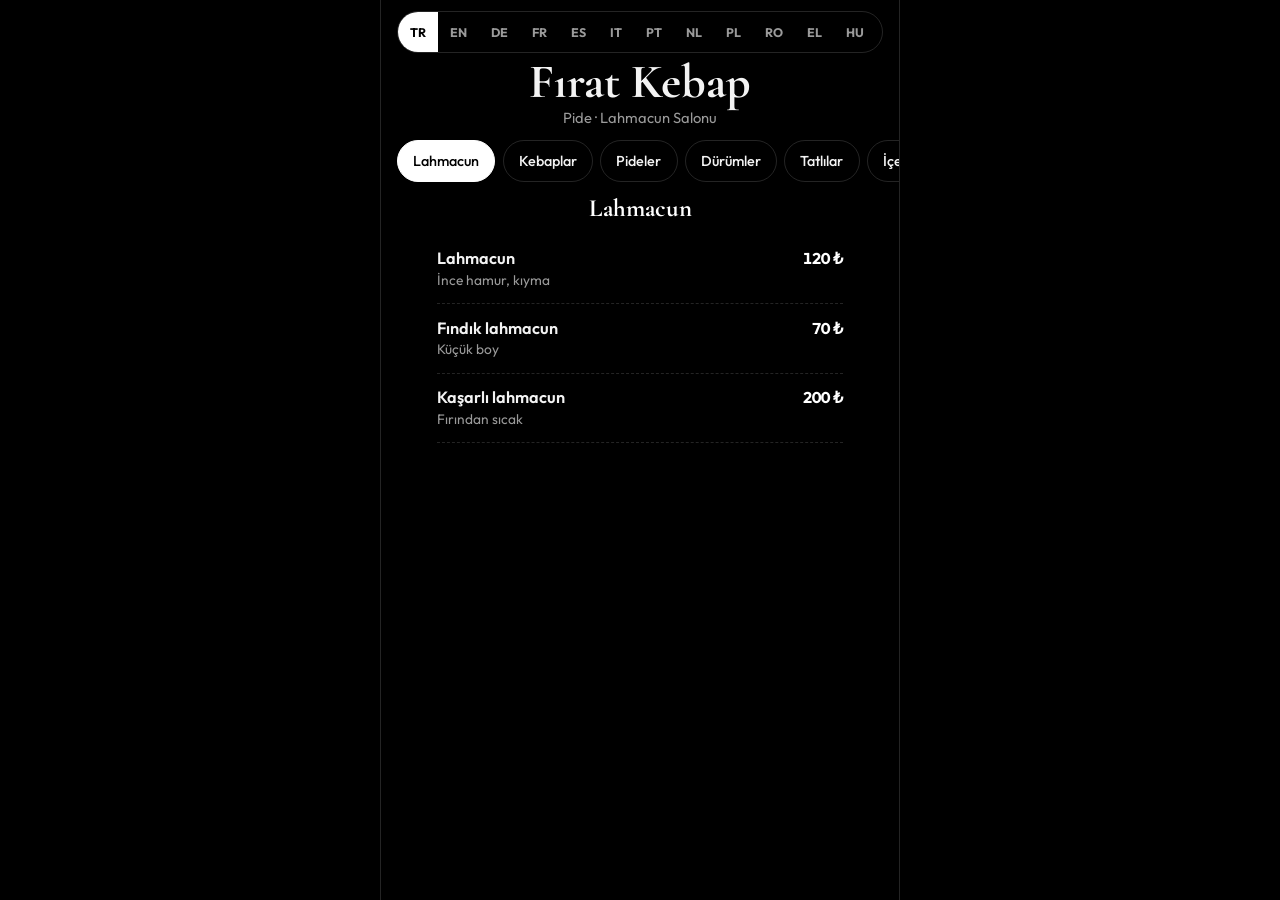
<file: index.html>
<!DOCTYPE html>
<html lang="tr">
  <head>
    <meta charset="UTF-8" />
    <meta name="viewport" content="width=device-width, initial-scale=1, viewport-fit=cover" />
    <meta name="theme-color" content="#000000" />
    <title>Fırat Kebap · Pide Lahmacun Salonu</title>
    <link rel="preconnect" href="https://fonts.googleapis.com" />
    <link rel="preconnect" href="https://fonts.gstatic.com" crossorigin />
    <link
      href="https://fonts.googleapis.com/css2?family=Cormorant+Garamond:ital,wght@0,600;0,700;1,600&family=Outfit:wght@400;500;600;700&display=swap"
      rel="stylesheet"
    />
    <link rel="stylesheet" href="styles.css?v=9" />
  </head>
  <body>
    <div class="app">
      <header class="hero">
        <div class="lang" id="lang" role="group" aria-label="Dil"></div>
        <p class="kicker" id="kicker" hidden></p>
        <h1>Fırat Kebap</h1>
        <p class="subtitle" id="subtitle">Pide · Lahmacun Salonu</p>
      </header>

      <nav class="cats" id="cats" aria-label="Kategoriler"></nav>

      <main id="menu"></main>

      <footer class="foot" id="foot" hidden></footer>
    </div>

    <dialog class="zoom" id="zoom">
      <img id="zoomImg" alt="" />
    </dialog>

    <script src="github-config.js"></script>
    <script src="menu.js"></script>
    <script src="cloud.js"></script>
    <script src="app.js?v=10"></script>
  </body>
</html>
</file>
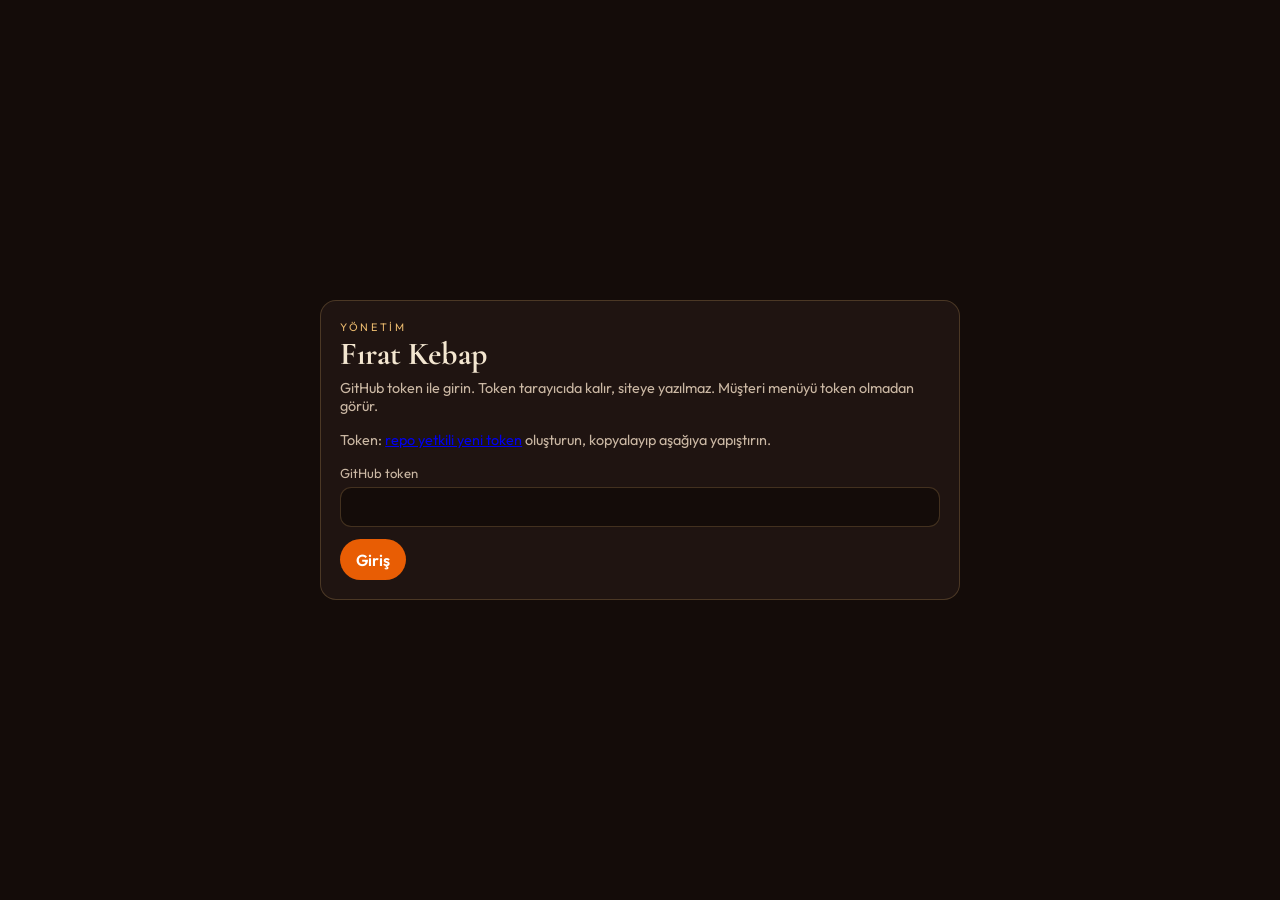
<file: admin.html>
<!DOCTYPE html>
<html lang="tr">
  <head>
    <meta charset="UTF-8" />
    <meta name="viewport" content="width=device-width, initial-scale=1" />
    <meta name="theme-color" content="#140c09" />
    <title>Admin · Fırat Kebap</title>
    <link rel="preconnect" href="https://fonts.googleapis.com" />
    <link rel="preconnect" href="https://fonts.gstatic.com" crossorigin />
    <link
      href="https://fonts.googleapis.com/css2?family=Cormorant+Garamond:wght@700&family=Outfit:wght@400;500;600;700&display=swap"
      rel="stylesheet"
    />
    <link rel="stylesheet" href="admin.css" />
  </head>
  <body>
    <section class="gate" id="setup" hidden>
      <div class="card wide">
        <p class="kicker">Kurulum</p>
        <h1>GitHub henüz bağlı değil</h1>
        <p class="hint">github-config.js içinde owner doldurulunca bu panel canlı siteden çalışır.</p>
      </div>
    </section>

    <section class="gate" id="gate">
      <div class="card wide">
        <p class="kicker">Yönetim</p>
        <h1>Fırat Kebap</h1>
        <p class="hint">
          GitHub token ile girin. Token tarayıcıda kalır, siteye yazılmaz. Müşteri menüyü token olmadan görür.
        </p>
        <p class="hint">
          Token:
          <a href="https://github.com/settings/tokens/new?scopes=repo&description=FiratKebapAdmin" target="_blank" rel="noopener"
            >repo yetkili yeni token</a
          >
          oluşturun, kopyalayıp aşağıya yapıştırın.
        </p>
        <form id="loginForm">
          <label>
            GitHub token
            <input type="password" id="pin" autocomplete="off" required />
          </label>
          <p class="err" id="loginErr" hidden></p>
          <button type="submit">Giriş</button>
        </form>
      </div>
    </section>

    <div class="app" id="app" hidden>
      <header class="top">
        <div>
          <p class="kicker">Admin</p>
          <h1>Menü düzenle</h1>
        </div>
        <div class="top-actions">
          <span class="save-state" id="saveState">Kayıtlı</span>
          <a class="ghost" href="index.html" target="_blank" rel="noopener">Menüyü gör</a>
          <button type="button" class="ghost" id="logoutBtn">Çıkış</button>
        </div>
      </header>

      <section class="card meta">
        <label>Restoran adı <input id="restName" /></label>
        <label>Alt yazı TR <input id="restSub" /></label>
        <label>Alt yazı EN <input id="restSubEn" /></label>
        <label>Üst satır TR (boş = gizle) <input id="restKicker" /></label>
        <label>Üst satır EN <input id="restKickerEn" /></label>
        <label>Sayfa altı TR <input id="restNote" /></label>
        <label>Sayfa altı EN <input id="restNoteEn" /></label>
      </section>

      <div class="toolbar">
        <button type="button" id="addCat">+ Kategori</button>
      </div>

      <div id="cats"></div>
    </div>

    <script src="github-config.js"></script>
    <script src="menu.js"></script>
    <script src="cloud.js"></script>
    <script src="admin.js"></script>
  </body>
</html>
</file>
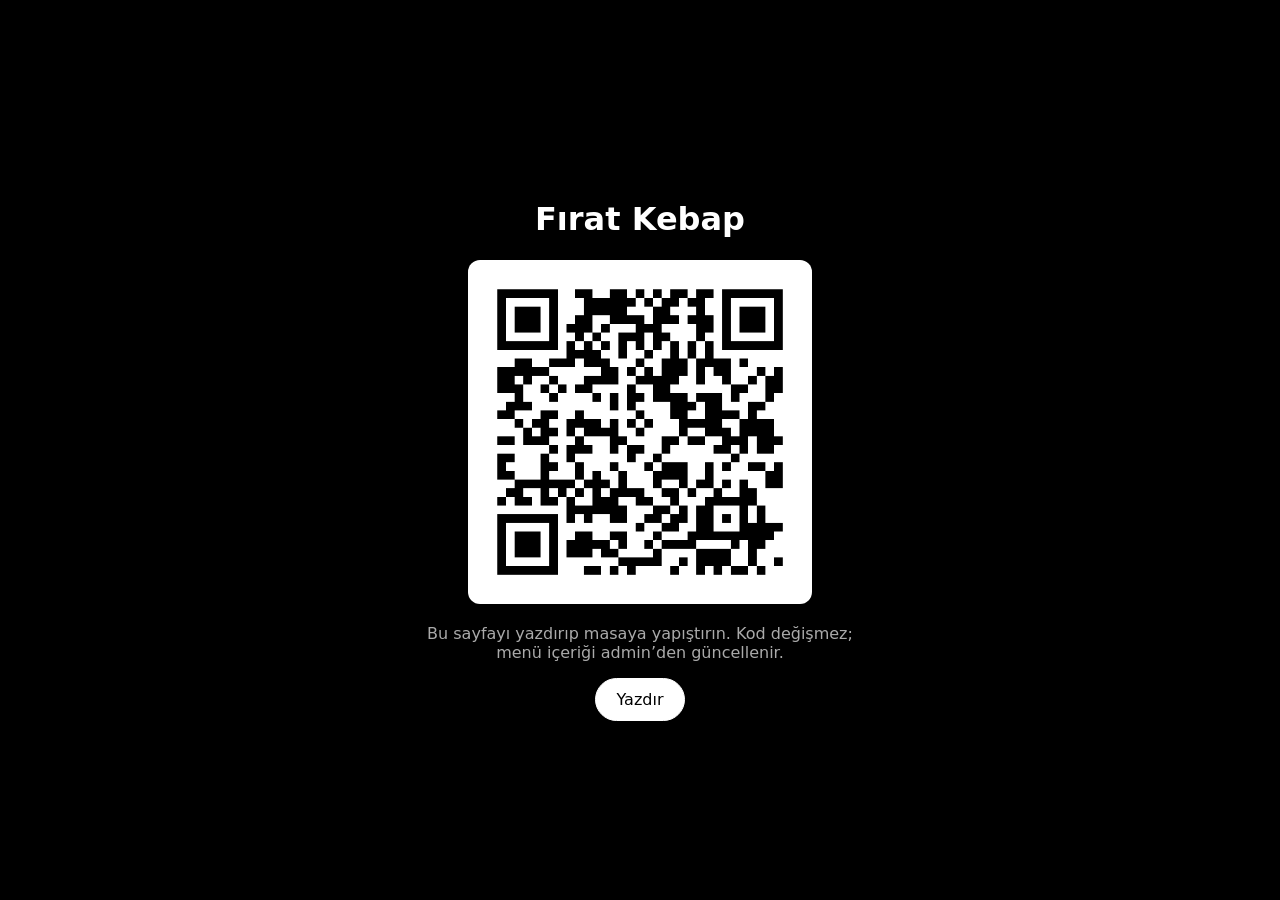
<file: qr-print.html>
<!DOCTYPE html>
<html lang="tr">
  <head>
    <meta charset="UTF-8" />
    <meta name="viewport" content="width=device-width, initial-scale=1" />
    <title>Kalıcı QR · Fırat Kebap</title>
    <style>
      body {
        margin: 0;
        min-height: 100dvh;
        display: grid;
        place-items: center;
        background: #000;
        color: #fff;
        font-family: system-ui, sans-serif;
        text-align: center;
      }
      .card {
        padding: 2rem 1.2rem;
      }
      img {
        width: min(320px, 80vw);
        height: auto;
        background: #fff;
        padding: 12px;
        border-radius: 12px;
      }
      p {
        color: #aaa;
        max-width: 28rem;
        margin: 1rem auto;
      }
      button {
        appearance: none;
        border: 1px solid #fff;
        background: #fff;
        color: #000;
        border-radius: 999px;
        padding: 0.7rem 1.3rem;
        font: inherit;
        cursor: pointer;
      }
      @media print {
        button, .hint { display: none; }
        body { background: #fff; color: #000; }
        p { color: #000; }
      }
    </style>
  </head>
  <body>
    <div class="card">
      <h1>Fırat Kebap</h1>
      <img src="qr.png" alt="Menü QR kodu" />
      <p class="hint">Bu sayfayı yazdırıp masaya yapıştırın. Kod değişmez; menü içeriği admin’den güncellenir.</p>
      <button type="button" onclick="print()">Yazdır</button>
    </div>
  </body>
</html>
</file>
<file: styles.css>
:root {
  --bg: #000000;
  --paper: #f3f3f3;
  --muted: #9a9a9a;
  --line: rgba(255, 255, 255, 0.14);
  --pad: max(1rem, env(safe-area-inset-left));
}

* {
  box-sizing: border-box;
  margin: 0;
  padding: 0;
}

html,
body {
  height: 100%;
  overflow: hidden;
  background: #000;
}

body {
  font-family: Outfit, "Segoe UI", "PingFang SC", "Hiragino Sans", "Yu Gothic", "Malgun Gothic", "Noto Sans CJK SC", "Noto Naskh Arabic", "Noto Sans Hebrew", "Noto Sans Armenian", sans-serif;
  color: var(--paper);
  padding: env(safe-area-inset-top) env(safe-area-inset-right) env(safe-area-inset-bottom) env(safe-area-inset-left);
}

.app {
  height: 100dvh;
  height: 100svh;
  max-width: 480px;
  margin: 0 auto;
  display: flex;
  flex-direction: column;
  background: #000;
}

.hero {
  text-align: center;
  padding: 0.7rem 1rem 0.35rem;
  flex: none;
}

.lang {
  display: flex;
  margin: 0 auto 0.45rem;
  max-width: 100%;
  border: 1px solid var(--line);
  border-radius: 999px;
  overflow-x: auto;
  scrollbar-width: none;
}

.lang::-webkit-scrollbar {
  display: none;
}

.lang button {
  appearance: none;
  border: 0;
  background: transparent;
  color: #9a9a9a;
  font: inherit;
  font-size: 0.78rem;
  font-weight: 700;
  letter-spacing: 0.04em;
  padding: 0.45rem 0.72rem;
  min-height: 40px;
  flex: none;
}

.lang button.on {
  background: #fff;
  color: #000;
}

.kicker {
  letter-spacing: 0.28em;
  text-transform: uppercase;
  font-size: 0.68rem;
  color: #ccc;
}

.kicker[hidden],
.subtitle[hidden],
.foot[hidden] {
  display: none;
}

.hero h1 {
  font-family: "Cormorant Garamond", Georgia, serif;
  font-size: clamp(2.1rem, 9vw, 2.8rem);
  line-height: 0.95;
  margin: 0.15rem 0 0.15rem;
}

.subtitle {
  color: var(--muted);
  font-size: 0.92rem;
}

.cats {
  flex: none;
  display: flex;
  gap: 0.45rem;
  overflow-x: auto;
  scroll-snap-type: x proximity;
  padding: 0.45rem 1rem 0.2rem;
  scrollbar-width: none;
  -webkit-overflow-scrolling: touch;
}

.cats::-webkit-scrollbar {
  display: none;
}

.cats button {
  flex: none;
  appearance: none;
  border: 1px solid var(--line);
  background: transparent;
  color: var(--paper);
  border-radius: 999px;
  padding: 0.5rem 0.95rem;
  min-height: 42px;
  font: inherit;
  font-size: 0.9rem;
  font-weight: 500;
  white-space: nowrap;
  scroll-snap-align: center;
}

.cats button.on {
  background: #fff;
  color: #000;
  border-color: #fff;
}

#menu {
  flex: 1;
  min-height: 0;
  display: flex;
  overflow-x: auto;
  overflow-y: hidden;
  scroll-snap-type: x mandatory;
  scroll-behavior: smooth;
  -webkit-overflow-scrolling: touch;
  scrollbar-width: none;
}

#menu::-webkit-scrollbar {
  display: none;
}

.section {
  flex: 0 0 100%;
  width: 100%;
  overflow-y: auto;
  scroll-snap-align: start;
  scroll-snap-stop: always;
  -webkit-overflow-scrolling: touch;
}

.sheet-list {
  width: min(100%, 440px);
  margin: 0 auto;
  padding: 0.3rem 1.05rem 2.2rem;
}

.section h2 {
  font-family: "Cormorant Garamond", Georgia, serif;
  font-size: 1.55rem;
  color: #fff;
  text-align: center;
  margin: 0.2rem 0 0.7rem;
}

.item {
  display: grid;
  grid-template-columns: 1fr;
  gap: 0.15rem;
  padding: 0.85rem 0;
  border-bottom: 1px dashed var(--line);
}

.item.with-photo {
  grid-template-columns: 84px 1fr;
  gap: 0.75rem;
  align-items: start;
}

.dish-btn {
  appearance: none;
  border: 0;
  padding: 0;
  background: transparent;
  cursor: zoom-in;
}

.dish {
  width: 84px;
  height: 84px;
  object-fit: cover;
  border-radius: 0.85rem;
  background: #1a1a1a;
  display: block;
}

.line {
  display: flex;
  align-items: baseline;
  justify-content: space-between;
  gap: 0.7rem;
}

.item h3 {
  font-size: 1.02rem;
  font-weight: 600;
  line-height: 1.25;
}

.item p {
  color: var(--muted);
  font-size: 0.86rem;
  line-height: 1.35;
  margin-top: 0.15rem;
}

.ings {
  display: flex;
  flex-wrap: wrap;
  gap: 0.35rem;
  margin-top: 0.45rem;
}

.ings span {
  font-size: 0.74rem;
  line-height: 1.2;
  color: var(--muted);
  border: 1px solid var(--line);
  border-radius: 999px;
  padding: 0.18rem 0.5rem;
}

.ings b {
  color: #fff;
  font-weight: 650;
}

.price {
  flex: none;
  font-variant-numeric: tabular-nums;
  font-weight: 700;
  color: #fff;
  font-size: 0.98rem;
}

.foot {
  flex: none;
  text-align: center;
  padding: 0.4rem 1rem 0.8rem;
  color: var(--muted);
  font-size: 0.78rem;
}

.qr-btn,
#qrBtn,
.sheet {
  display: none !important;
}

.zoom {
  border: 0;
  padding: 0;
  background: transparent;
  max-width: min(96vw, 900px);
  max-height: 92vh;
  margin: auto;
}

.zoom::backdrop {
  background: rgba(0, 0, 0, 0.88);
}

.zoom img {
  display: block;
  width: 100%;
  height: auto;
  max-height: 92vh;
  object-fit: contain;
  border-radius: 0.6rem;
  cursor: zoom-out;
}

@media (min-width: 760px) {
  .app {
    max-width: 520px;
    border-left: 1px solid var(--line);
    border-right: 1px solid var(--line);
  }

  .hero h1 {
    font-size: 3rem;
  }
}
</file>
<file: admin.css>
:root {
  --bg: #140c09;
  --card: #1f1411;
  --paper: #f3e6d0;
  --muted: #cbb8a4;
  --ember: #e85d04;
  --gold: #e8b86d;
  --line: rgba(232, 184, 109, 0.22);
  --danger: #ff6b4a;
}

* {
  box-sizing: border-box;
  margin: 0;
  padding: 0;
}

body {
  min-height: 100dvh;
  font-family: Outfit, system-ui, sans-serif;
  background: #140c09;
  color: var(--paper);
}

.kicker {
  letter-spacing: 0.24em;
  text-transform: uppercase;
  font-size: 0.68rem;
  color: var(--gold);
}

h1 {
  font-family: "Cormorant Garamond", Georgia, serif;
  font-size: 2rem;
}

[hidden] {
  display: none !important;
}

.gate {
  min-height: 100dvh;
  display: grid;
  place-items: center;
  padding: 1rem;
}

.card {
  background: var(--card);
  border: 1px solid var(--line);
  border-radius: 1rem;
  padding: 1.2rem;
}

.card.wide {
  max-width: 640px;
}

.steps {
  margin: 0 0 1rem 1.1rem;
  color: var(--muted);
  display: grid;
  gap: 0.45rem;
  font-size: 0.92rem;
}

.steps a {
  color: var(--gold);
}

.rules {
  background: #140c09;
  border: 1px solid var(--line);
  border-radius: 0.8rem;
  padding: 0.8rem;
  overflow: auto;
  font-size: 0.72rem;
  color: var(--paper);
  margin: 0 0 0.8rem;
  white-space: pre-wrap;
}

.hint,
.err {
  color: var(--muted);
  font-size: 0.9rem;
  margin: 0.4rem 0 1rem;
}

.err {
  color: var(--danger);
}

label {
  display: grid;
  gap: 0.35rem;
  font-size: 0.82rem;
  color: var(--muted);
  margin-bottom: 0.75rem;
}

input,
textarea {
  width: 100%;
  border: 1px solid var(--line);
  background: #140c09;
  color: var(--paper);
  border-radius: 0.7rem;
  padding: 0.7rem 0.8rem;
  font: inherit;
}

button,
.ghost {
  appearance: none;
  border: 0;
  background: var(--ember);
  color: #fff;
  border-radius: 999px;
  padding: 0.65rem 1rem;
  font: inherit;
  font-weight: 600;
  cursor: pointer;
  text-decoration: none;
}

.ghost {
  background: transparent;
  border: 1px solid var(--line);
  color: var(--paper);
}

.app {
  max-width: 860px;
  margin: 0 auto;
  padding: 1.2rem 1rem 4rem;
}

.top {
  display: flex;
  justify-content: space-between;
  gap: 1rem;
  align-items: flex-start;
  margin-bottom: 1rem;
  flex-wrap: wrap;
}

.top-actions {
  display: flex;
  gap: 0.5rem;
  align-items: center;
  flex-wrap: wrap;
}

.save-state {
  color: var(--muted);
  font-size: 0.8rem;
}

.meta {
  display: grid;
  gap: 0.2rem;
  margin-bottom: 1rem;
}

.toolbar {
  margin: 0.8rem 0;
}

.cat {
  margin-bottom: 1rem;
}

.cat-head {
  display: flex;
  gap: 0.5rem;
  align-items: center;
  margin-bottom: 0.6rem;
}

.cat-head input {
  flex: 1;
}

.item {
  display: grid;
  grid-template-columns: 88px 1fr;
  gap: 0.75rem;
  padding: 0.8rem 0;
  border-top: 1px dashed var(--line);
}

.thumb {
  width: 88px;
  height: 88px;
  border-radius: 0.7rem;
  object-fit: cover;
  background: #2a1c16;
  border: 1px dashed var(--line);
}

.thumb.empty {
  display: grid;
  place-items: center;
  color: var(--muted);
  font-size: 0.7rem;
  text-align: center;
  padding: 0.3rem;
}

.fields {
  display: grid;
  gap: 0.35rem;
}

.row {
  display: grid;
  grid-template-columns: 1fr 110px;
  gap: 0.5rem;
}

.mini {
  display: flex;
  gap: 0.4rem;
  flex-wrap: wrap;
}

.mini button,
.mini label.file {
  font-size: 0.78rem;
  padding: 0.35rem 0.7rem;
}

.mini button {
  background: transparent;
  border: 1px solid var(--line);
  color: var(--paper);
}

.mini label.file {
  background: var(--ember);
  border-color: var(--ember);
  color: #fff;
}

.danger {
  border-color: var(--danger) !important;
  color: var(--danger) !important;
}

.file input {
  display: none;
}

@media (max-width: 640px) {
  .item {
    grid-template-columns: 72px 1fr;
  }
  .row {
    grid-template-columns: 1fr;
  }
}
</file>
